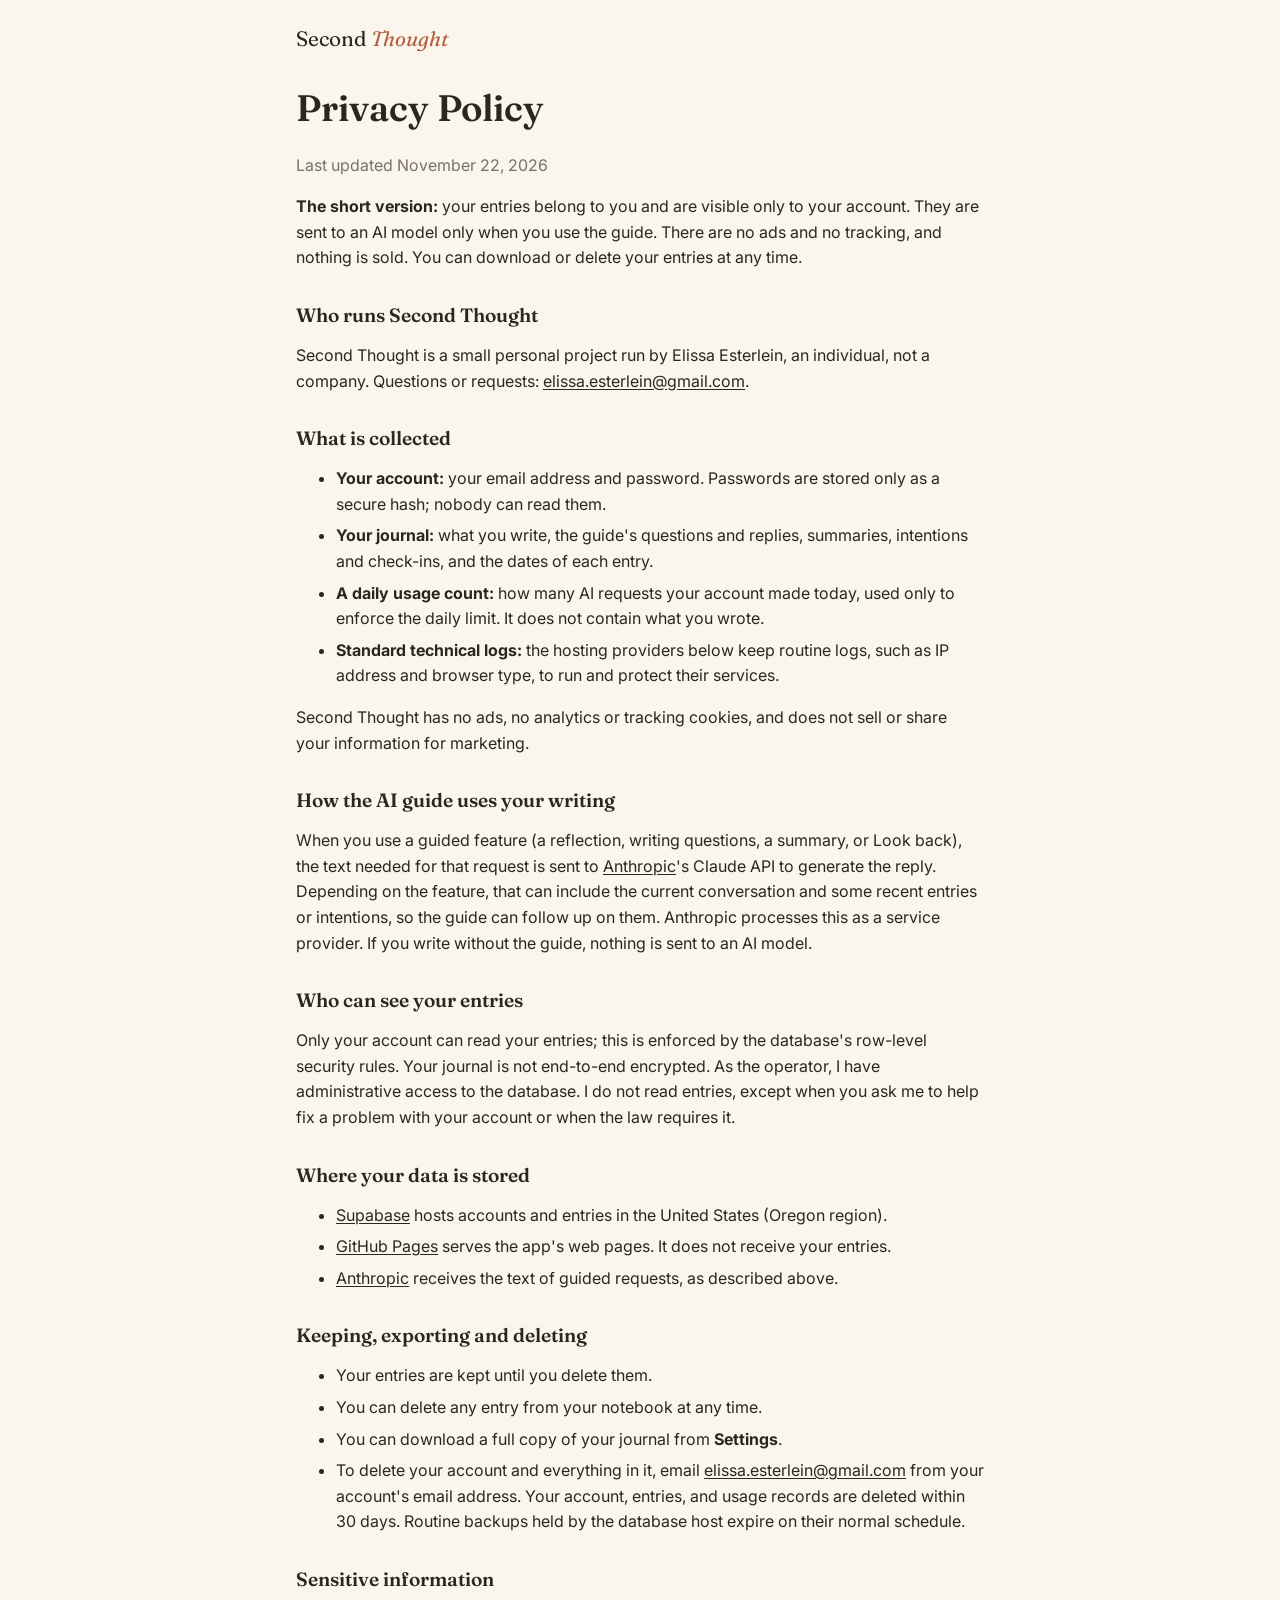
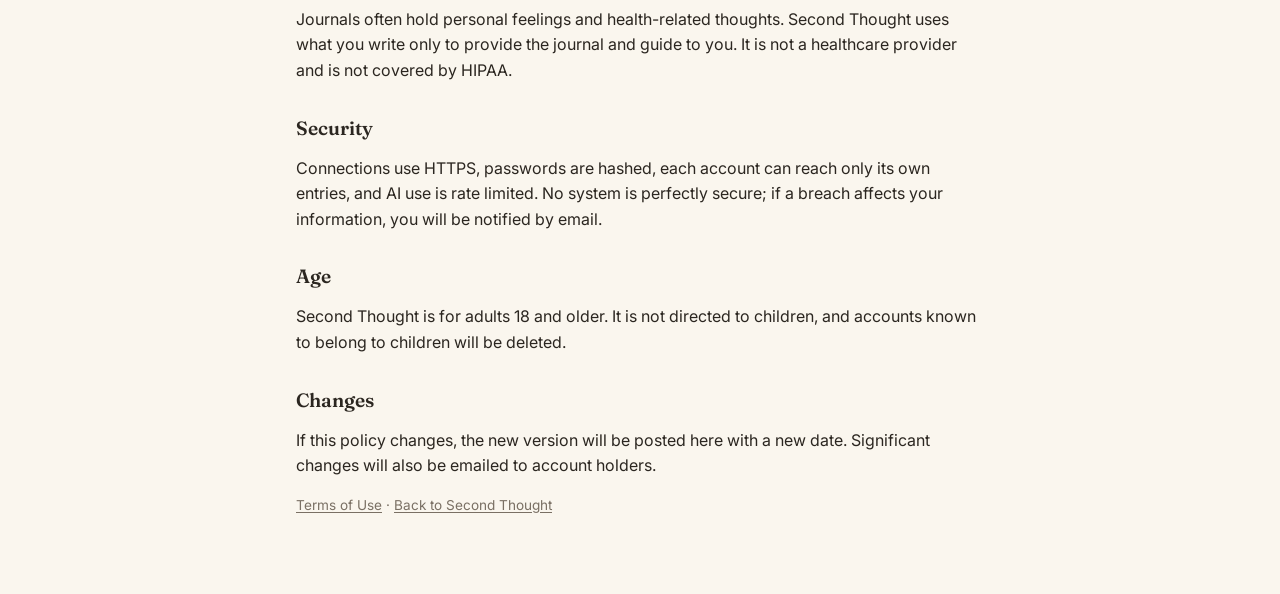
<file: privacy.html>
<!doctype html>
<html lang="en">
<head>
  <meta charset="utf-8">
  <meta name="viewport" content="width=device-width, initial-scale=1">
  <title>Privacy Policy · Second Thought</title>
  <meta name="description" content="How Second Thought stores and uses your journal entries.">
  <link rel="preconnect" href="https://fonts.googleapis.com">
  <link rel="preconnect" href="https://fonts.gstatic.com" crossorigin>
  <link href="https://fonts.googleapis.com/css2?family=Fraunces:opsz,wght@9..144,400;9..144,600&family=Inter:wght@400;500;600&display=swap" rel="stylesheet">
  <link rel="stylesheet" href="css/style.css">
</head>
<body>
  <header class="topbar">
    <a class="brand" href="./" style="text-decoration:none;color:inherit">Second <em>Thought</em></a>
  </header>
  <main class="legal">
    <h1>Privacy Policy</h1>
    <p class="muted">Last updated November 22, 2026</p>

    <p><strong>The short version:</strong> your entries belong to you and are visible only to your account. They are sent to an AI model only when you use the guide. There are no ads and no tracking, and nothing is sold. You can download or delete your entries at any time.</p>

    <h2>Who runs Second Thought</h2>
    <p>Second Thought is a small personal project run by Elissa Esterlein, an individual, not a company. Questions or requests: <a href="mailto:elissa.esterlein@gmail.com">elissa.esterlein@gmail.com</a>.</p>

    <h2>What is collected</h2>
    <ul>
      <li><strong>Your account:</strong> your email address and password. Passwords are stored only as a secure hash; nobody can read them.</li>
      <li><strong>Your journal:</strong> what you write, the guide's questions and replies, summaries, intentions and check-ins, and the dates of each entry.</li>
      <li><strong>A daily usage count:</strong> how many AI requests your account made today, used only to enforce the daily limit. It does not contain what you wrote.</li>
      <li><strong>Standard technical logs:</strong> the hosting providers below keep routine logs, such as IP address and browser type, to run and protect their services.</li>
    </ul>
    <p>Second Thought has no ads, no analytics or tracking cookies, and does not sell or share your information for marketing.</p>

    <h2>How the AI guide uses your writing</h2>
    <p>When you use a guided feature (a reflection, writing questions, a summary, or Look back), the text needed for that request is sent to <a href="https://www.anthropic.com/legal/privacy">Anthropic</a>'s Claude API to generate the reply. Depending on the feature, that can include the current conversation and some recent entries or intentions, so the guide can follow up on them. Anthropic processes this as a service provider. If you write without the guide, nothing is sent to an AI model.</p>

    <h2>Who can see your entries</h2>
    <p>Only your account can read your entries; this is enforced by the database's row-level security rules. Your journal is not end-to-end encrypted. As the operator, I have administrative access to the database. I do not read entries, except when you ask me to help fix a problem with your account or when the law requires it.</p>

    <h2>Where your data is stored</h2>
    <ul>
      <li><a href="https://supabase.com/privacy">Supabase</a> hosts accounts and entries in the United States (Oregon region).</li>
      <li><a href="https://docs.github.com/en/site-policy/privacy-policies/github-general-privacy-statement">GitHub Pages</a> serves the app's web pages. It does not receive your entries.</li>
      <li><a href="https://www.anthropic.com/legal/privacy">Anthropic</a> receives the text of guided requests, as described above.</li>
    </ul>

    <h2>Keeping, exporting and deleting</h2>
    <ul>
      <li>Your entries are kept until you delete them.</li>
      <li>You can delete any entry from your notebook at any time.</li>
      <li>You can download a full copy of your journal from <strong>Settings</strong>.</li>
      <li>To delete your account and everything in it, email <a href="mailto:elissa.esterlein@gmail.com">elissa.esterlein@gmail.com</a> from your account's email address. Your account, entries, and usage records are deleted within 30 days. Routine backups held by the database host expire on their normal schedule.</li>
    </ul>

    <h2>Sensitive information</h2>
    <p>Journals often hold personal feelings and health-related thoughts. Second Thought uses what you write only to provide the journal and guide to you. It is not a healthcare provider and is not covered by HIPAA.</p>

    <h2>Security</h2>
    <p>Connections use HTTPS, passwords are hashed, each account can reach only its own entries, and AI use is rate limited. No system is perfectly secure; if a breach affects your information, you will be notified by email.</p>

    <h2>Age</h2>
    <p>Second Thought is for adults 18 and older. It is not directed to children, and accounts known to belong to children will be deleted.</p>

    <h2>Changes</h2>
    <p>If this policy changes, the new version will be posted here with a new date. Significant changes will also be emailed to account holders.</p>

    <p class="fineprint"><a href="terms.html">Terms of Use</a> · <a href="./">Back to Second Thought</a></p>
  </main>
</body>
</html>
</file>
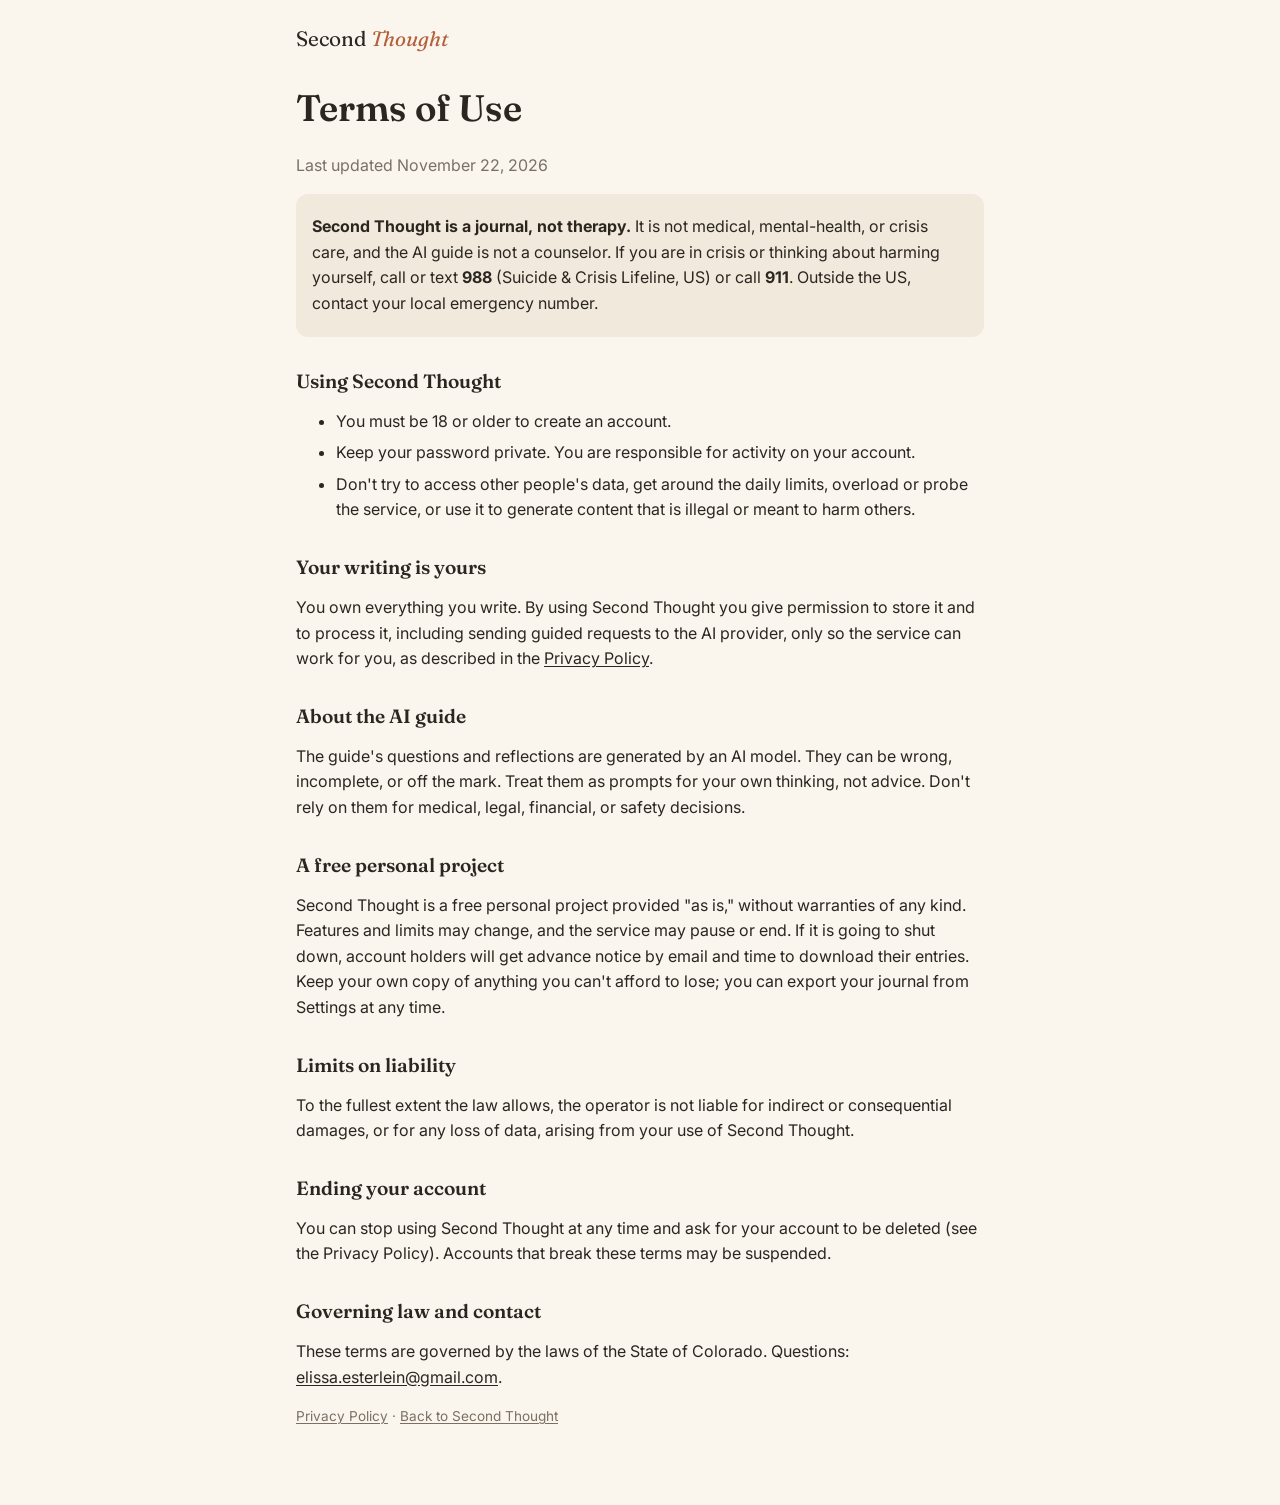
<file: terms.html>
<!doctype html>
<html lang="en">
<head>
  <meta charset="utf-8">
  <meta name="viewport" content="width=device-width, initial-scale=1">
  <title>Terms of Use · Second Thought</title>
  <meta name="description" content="Terms for using Second Thought.">
  <link rel="preconnect" href="https://fonts.googleapis.com">
  <link rel="preconnect" href="https://fonts.gstatic.com" crossorigin>
  <link href="https://fonts.googleapis.com/css2?family=Fraunces:opsz,wght@9..144,400;9..144,600&family=Inter:wght@400;500;600&display=swap" rel="stylesheet">
  <link rel="stylesheet" href="css/style.css">
</head>
<body>
  <header class="topbar">
    <a class="brand" href="./" style="text-decoration:none;color:inherit">Second <em>Thought</em></a>
  </header>
  <main class="legal">
    <h1>Terms of Use</h1>
    <p class="muted">Last updated November 22, 2026</p>

    <div class="callout">
      <p><strong>Second Thought is a journal, not therapy.</strong> It is not medical, mental-health, or crisis care, and the AI guide is not a counselor. If you are in crisis or thinking about harming yourself, call or text <strong>988</strong> (Suicide &amp; Crisis Lifeline, US) or call <strong>911</strong>. Outside the US, contact your local emergency number.</p>
    </div>

    <h2>Using Second Thought</h2>
    <ul>
      <li>You must be 18 or older to create an account.</li>
      <li>Keep your password private. You are responsible for activity on your account.</li>
      <li>Don't try to access other people's data, get around the daily limits, overload or probe the service, or use it to generate content that is illegal or meant to harm others.</li>
    </ul>

    <h2>Your writing is yours</h2>
    <p>You own everything you write. By using Second Thought you give permission to store it and to process it, including sending guided requests to the AI provider, only so the service can work for you, as described in the <a href="privacy.html">Privacy Policy</a>.</p>

    <h2>About the AI guide</h2>
    <p>The guide's questions and reflections are generated by an AI model. They can be wrong, incomplete, or off the mark. Treat them as prompts for your own thinking, not advice. Don't rely on them for medical, legal, financial, or safety decisions.</p>

    <h2>A free personal project</h2>
    <p>Second Thought is a free personal project provided "as is," without warranties of any kind. Features and limits may change, and the service may pause or end. If it is going to shut down, account holders will get advance notice by email and time to download their entries. Keep your own copy of anything you can't afford to lose; you can export your journal from Settings at any time.</p>

    <h2>Limits on liability</h2>
    <p>To the fullest extent the law allows, the operator is not liable for indirect or consequential damages, or for any loss of data, arising from your use of Second Thought.</p>

    <h2>Ending your account</h2>
    <p>You can stop using Second Thought at any time and ask for your account to be deleted (see the Privacy Policy). Accounts that break these terms may be suspended.</p>

    <h2>Governing law and contact</h2>
    <p>These terms are governed by the laws of the State of Colorado. Questions: <a href="mailto:elissa.esterlein@gmail.com">elissa.esterlein@gmail.com</a>.</p>

    <p class="fineprint"><a href="privacy.html">Privacy Policy</a> · <a href="./">Back to Second Thought</a></p>
  </main>
</body>
</html>
</file>
<file: css/style.css>
:root {
  --paper: #faf6ee;
  --page: #fffdf8;
  --ink: #2b2620;
  --muted: #7a7064;
  --line: #e6ddcc;
  --accent: #b5603c;
  --accent-ink: #ffffff;
  --guide-bg: #f1eadc;
  --crisis-bg: #fdecea;
  --crisis-ink: #7a1f14;
  --rule: rgba(181, 96, 60, 0.12);
}

@media (prefers-color-scheme: dark) {
  :root {
    --paper: #1d1a17;
    --page: #262220;
    --ink: #eee6da;
    --muted: #a69c8f;
    --line: #3a342e;
    --accent: #e08a62;
    --accent-ink: #1d1a17;
    --guide-bg: #2f2a25;
    --crisis-bg: #3d1f1a;
    --crisis-ink: #ffd5cc;
    --rule: rgba(224, 138, 98, 0.12);
  }
}

* { box-sizing: border-box; }

body {
  margin: 0;
  background: var(--paper);
  color: var(--ink);
  font: 16px/1.6 Inter, system-ui, sans-serif;
}

button, input, textarea { font: inherit; color: inherit; }

.topbar {
  display: flex;
  justify-content: space-between;
  align-items: center;
  max-width: 720px;
  margin: 0 auto;
  padding: 16px;
}
.topbar nav { display: flex; gap: 4px; }
.topbar nav button, .brand {
  background: none;
  border: 0;
  cursor: pointer;
  padding: 6px 10px;
  border-radius: 8px;
}
.topbar nav button:hover { background: var(--guide-bg); }
.brand { font-family: Fraunces, Georgia, serif; font-size: 1.3rem; padding-left: 0; }
.brand em { color: var(--accent); }

main { max-width: 720px; margin: 0 auto; padding: 0 16px 64px; }

h1, h2 { font-family: Fraunces, Georgia, serif; font-weight: 600; line-height: 1.25; }
h1 { font-size: clamp(1.7rem, 5vw, 2.3rem); margin: 0.2em 0 0.6em; }
h2 { font-size: 1.25rem; margin-top: 2em; }

.date { color: var(--muted); margin: 24px 0 0; font-size: 0.95rem; }
.muted, .fineprint { color: var(--muted); }
.fineprint { font-size: 0.85rem; }

textarea, input[type="password"], input[type="email"], input[type="time"] {
  width: 100%;
  border: 1px solid var(--line);
  border-radius: 12px;
  background: var(--page);
  padding: 14px 16px;
  resize: vertical;
}
textarea:focus, input:focus { outline: 2px solid var(--accent); outline-offset: 1px; }

/* Lined-paper look for journal writing */
.paper {
  line-height: 32px;
  padding-top: 8px;
  background-image: linear-gradient(transparent 31px, var(--rule) 31px);
  background-size: 100% 32px;
  background-attachment: local;
  background-color: var(--page);
}

.actions { display: flex; flex-wrap: wrap; gap: 10px; margin: 16px 0; }

.primary, .secondary {
  border-radius: 999px;
  padding: 10px 20px;
  cursor: pointer;
  border: 1px solid var(--accent);
  font-weight: 500;
}
.primary { background: var(--accent); color: var(--accent-ink); }
.secondary { background: transparent; color: var(--accent); }
.primary:disabled, .secondary:disabled { opacity: 0.5; cursor: default; }
.danger { border-color: var(--muted); color: var(--muted); }
.file-btn { display: inline-block; }

.link { background: none; border: 0; color: var(--accent); cursor: pointer; padding: 0; text-decoration: underline; }

.crisis {
  max-width: 688px;
  margin: 0 auto 16px;
  padding: 14px 16px;
  border-radius: 12px;
  background: var(--crisis-bg);
  color: var(--crisis-ink);
}
.crisis a { color: inherit; font-weight: 600; }
.crisis .link { color: inherit; margin-left: 6px; }

/* Conversation */
.chat { display: flex; flex-direction: column; gap: 12px; margin: 16px 0; }
.bubble { padding: 12px 16px; border-radius: 16px; max-width: 88%; white-space: pre-wrap; }
.bubble.user { align-self: flex-end; background: var(--page); border: 1px solid var(--line); }
.bubble.guide { align-self: flex-start; background: var(--guide-bg); font-family: Fraunces, Georgia, serif; font-size: 1.05rem; }
.bubble.thinking { color: var(--muted); font-style: italic; }

/* Write mode */
.opening { margin: 0 0 24px; padding-left: 14px; border-left: 3px solid var(--accent); color: var(--muted); }
.question { margin: 24px 0 8px; font-family: Fraunces, Georgia, serif; font-size: 1.1rem; display: block; }
.free-label { display: block; margin: 24px 0 8px; font-family: Fraunces, Georgia, serif; font-size: 1.1rem; }

/* Notebook */
.entries { list-style: none; padding: 0; margin: 0; }
.entries li button {
  width: 100%;
  text-align: left;
  background: var(--page);
  border: 1px solid var(--line);
  border-radius: 12px;
  padding: 14px 16px;
  margin-bottom: 10px;
  cursor: pointer;
}
.entries li button:hover { border-color: var(--accent); }
.entries .title { font-family: Fraunces, Georgia, serif; font-size: 1.1rem; display: block; }
.entries .meta { color: var(--muted); font-size: 0.85rem; }

.tags { display: flex; flex-wrap: wrap; gap: 6px; margin: 8px 0; }
.tag { background: var(--guide-bg); border-radius: 999px; padding: 2px 10px; font-size: 0.85rem; }

#entry h1 { margin-top: 16px; }
#entry .takeaway { padding: 12px 16px; border-radius: 12px; background: var(--guide-bg); }
#entry .answer { white-space: pre-wrap; margin: 0 0 8px; }
#entry details { margin-top: 24px; color: var(--muted); }

.status { position: fixed; left: 50%; bottom: 20px; transform: translateX(-50%); background: var(--ink); color: var(--paper); padding: 10px 18px; border-radius: 999px; max-width: calc(100% - 32px); }

label { display: block; font-weight: 500; margin-bottom: 6px; }

/* Sign in */
.auth { max-width: 420px; }
.auth input { margin-bottom: 14px; }
.auth-links { display: flex; flex-wrap: wrap; gap: 16px; }

/* Check-in on a past intention */
.checkin {
  margin: 20px 0 8px;
  padding: 16px;
  border-radius: 16px;
  background: var(--guide-bg);
}
.checkin p { margin: 0 0 8px; }
.checkin-when { color: var(--muted); font-size: 0.9rem; }
.checkin-takeaway { font-family: Fraunces, Georgia, serif; font-size: 1.1rem; }
.checkin-ask { font-weight: 500; }
.checkin textarea { margin-top: 12px; }

.choices { display: flex; flex-wrap: wrap; gap: 8px; margin: 8px 0 12px; }
.chip {
  border: 1px solid var(--line);
  background: var(--page);
  border-radius: 999px;
  padding: 6px 14px;
  cursor: pointer;
}
.chip[aria-pressed="true"] { border-color: var(--accent); background: var(--accent); color: var(--accent-ink); }

/* Look back */
.stats { display: grid; grid-template-columns: repeat(auto-fit, minmax(150px, 1fr)); gap: 10px; margin: 16px 0; }
.stat { background: var(--page); border: 1px solid var(--line); border-radius: 12px; padding: 12px 14px; }
.stat .num { font-family: Fraunces, Georgia, serif; font-size: 1.6rem; display: block; }
.stat .label { color: var(--muted); font-size: 0.85rem; }
.insight { background: var(--guide-bg); border-radius: 16px; padding: 16px 18px; margin-top: 8px; }
.insight ul { padding-left: 20px; }
.insight .question { margin-top: 12px; }
.follow { color: var(--muted); font-size: 0.9rem; }
input[type="time"] { width: auto; }

/* Privacy / terms pages and footer */
.legal { padding-bottom: 64px; }
.legal h2 { font-size: 1.2rem; margin-top: 32px; }
.legal li { margin-bottom: 6px; }
.legal a, .site-footer a, .fineprint a { color: inherit; text-underline-offset: 2px; }
.callout { background: var(--guide-bg); border-radius: 12px; padding: 4px 16px; margin: 16px 0; }
.site-footer { max-width: 720px; margin: 0 auto; padding: 0 16px 32px; text-align: center; }
</file>
